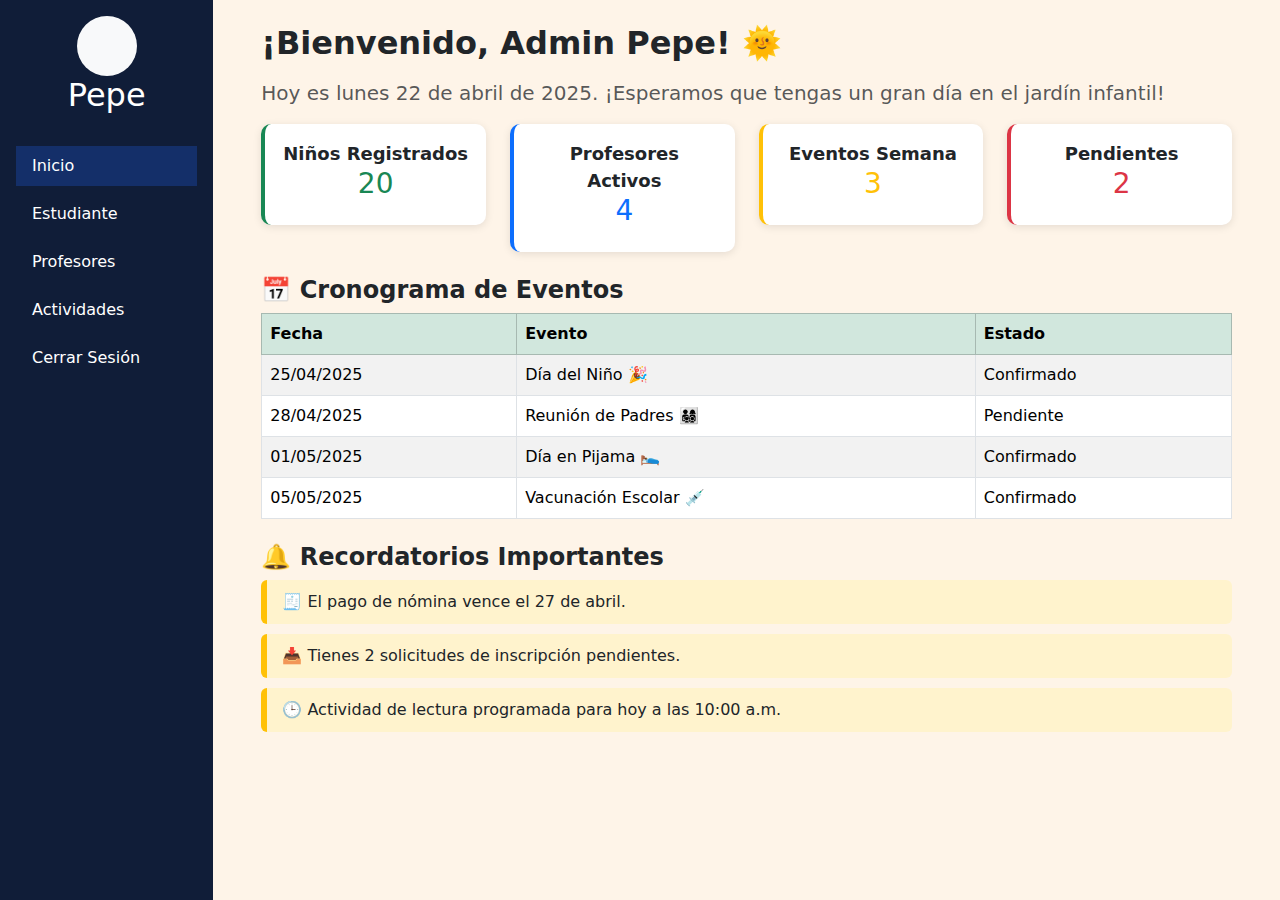
<file: index.html>
<!DOCTYPE html>
<html lang="es">
<head>
  <meta charset="UTF-8" />
  <meta name="viewport" content="width=device-width, initial-scale=1" />
  <title>Inicio - Administrador</title>
  <link href="https://cdn.jsdelivr.net/npm/bootstrap@5.3.0/dist/css/bootstrap.min.css" rel="stylesheet">
    <link rel="stylesheet" href="style.css">
</head>
<body>
  <div class="container-fluid">
    <div class="row">
      <!-- Sidebar -->
      <nav class="col-md-2 d-flex flex-column sidebar p-3">
        <div class="text-center mb-4">
          <div class="bg-light rounded-circle mx-auto" style="width: 60px; height: 60px;"></div>
          <h2 class="fw-mb-2">Pepe</h2>
        </div>
        <ul class="nav flex-column">
          <li class="nav-item mb-2">
            <a class="nav-link text-white active" href="index.html">Inicio</a>
          </li>
          <li class="nav-item mb-2">
            <a class="nav-link text-white" href="estudiantes.html">Estudiante</a>
          </li>
          <li class="nav-item mb-2">
            <a class="nav-link text-white" href="#">Profesores</a>
          </li>
          <li class="nav-item mb-2">
            <a class="nav-link text-white" href="actividades.html">Actividades</a>
          </li>
          <li class="nav-item mt-auto">
            <a class="nav-link text-white" href="#">Cerrar Sesión</a>
          </li>
        </ul>
      </nav>

      <!-- Main Content -->
      <main class="col-md-10 py-4 px-5">
        <!-- Bienvenida -->
        <h2 class="fw-bold mb-3">¡Bienvenido, Admin Pepe! 🌞</h2>
        <p class="lead text-muted">Hoy es lunes 22 de abril de 2025. ¡Esperamos que tengas un gran día en el jardín infantil!</p>

        <!-- Tarjetas informativas -->
        <div class="row mb-4">
          <div class="col-md-3">
            <div class="bg-white p-3 dashboard-card text-center border-start border-4 border-success">
              <div class="dashboard-title">Niños Registrados</div>
              <h3 class="text-success">20</h3>
            </div>
          </div>
          <div class="col-md-3">
            <div class="bg-white p-3 dashboard-card text-center border-start border-4 border-primary">
              <div class="dashboard-title">Profesores Activos</div>
              <h3 class="text-primary">4</h3>
            </div>
          </div>
          <div class="col-md-3">
            <div class="bg-white p-3 dashboard-card text-center border-start border-4 border-warning">
              <div class="dashboard-title">Eventos Semana</div>
              <h3 class="text-warning">3</h3>
            </div>
          </div>
          <div class="col-md-3">
            <div class="bg-white p-3 dashboard-card text-center border-start border-4 border-danger">
              <div class="dashboard-title">Pendientes</div>
              <h3 class="text-danger">2</h3>
            </div>
          </div>
        </div>

        <!-- Cronograma -->
        <div class="mb-4">
          <h4 class="fw-bold">📅 Cronograma de Eventos</h4>
          <table class="table table-bordered table-striped bg-white">
            <thead class="table-success">
              <tr>
                <th>Fecha</th>
                <th>Evento</th>
                <th>Estado</th>
              </tr>
            </thead>
            <tbody>
              <tr>
                <td>25/04/2025</td>
                <td>Día del Niño 🎉</td>
                <td>Confirmado</td>
              </tr>
              <tr>
                <td>28/04/2025</td>
                <td>Reunión de Padres 👨‍👩‍👧‍👦</td>
                <td>Pendiente</td>
              </tr>
              <tr>
                <td>01/05/2025</td>
                <td>Día en Pijama 🛌</td>
                <td>Confirmado</td>
              </tr>
              <tr>
                <td>05/05/2025</td>
                <td>Vacunación Escolar 💉</td>
                <td>Confirmado</td>
              </tr>
            </tbody>
          </table>
        </div>

        <!-- Recordatorios -->
        <div>
          <h4 class="fw-bold">🔔 Recordatorios Importantes</h4>
          <div class="recordatorio">
            🧾 El pago de nómina vence el 27 de abril.
          </div>
          <div class="recordatorio">
            📥 Tienes 2 solicitudes de inscripción pendientes.
          </div>
          <div class="recordatorio">
            🕒 Actividad de lectura programada para hoy a las 10:00 a.m.
          </div>
        </div>
      </main>
    </div>
  </div>

  <!-- Bootstrap JS -->
  <script src="https://cdn.jsdelivr.net/npm/bootstrap@5.3.0/dist/js/bootstrap.bundle.min.js"></script>
</body>
</html>
</file>
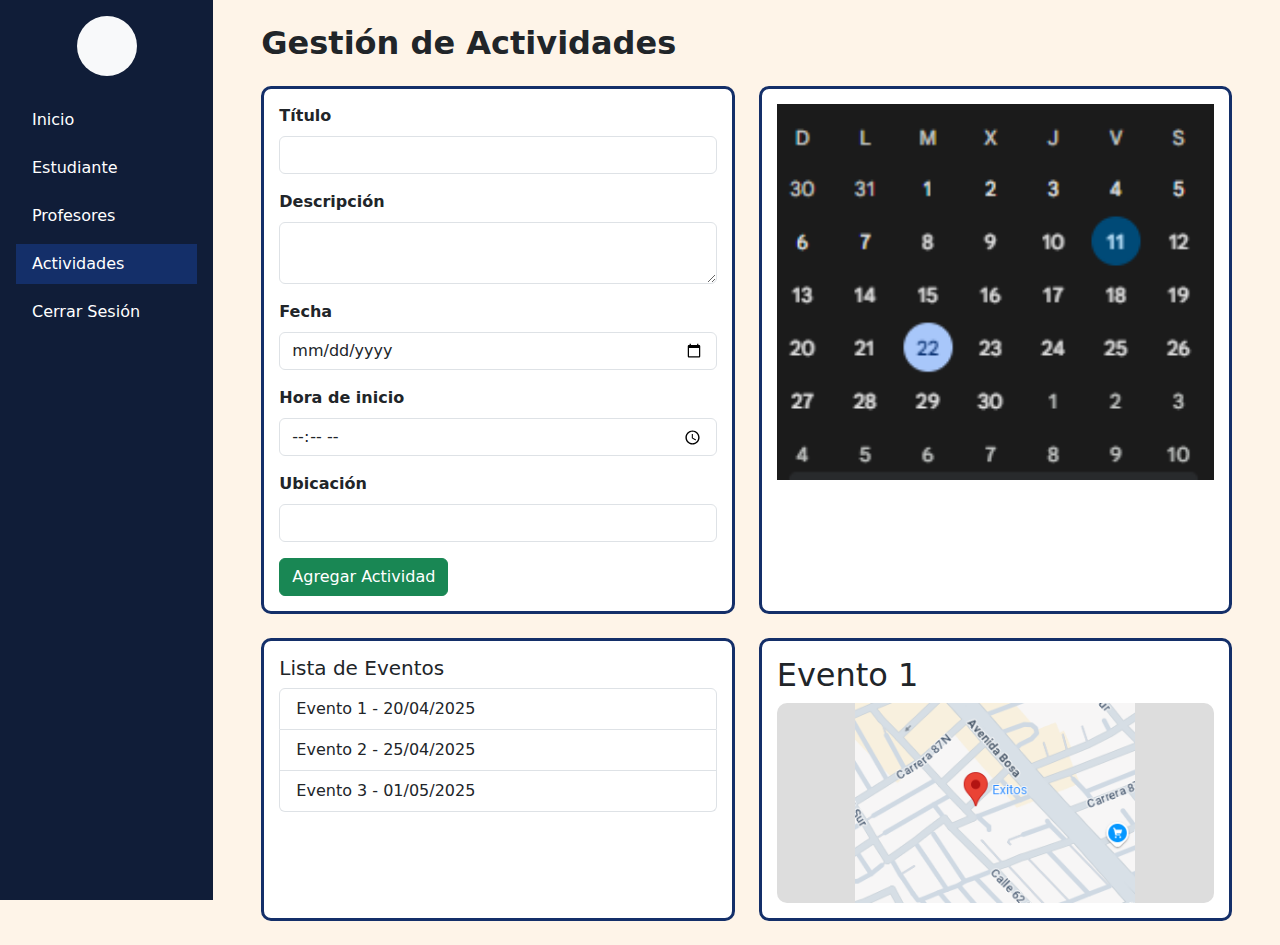
<file: actividades.html>
<!DOCTYPE html>
<html lang="es">
<head>
  <meta charset="UTF-8" />
  <meta name="viewport" content="width=device-width, initial-scale=1" />
  <title>Gestión de Actividades</title>
  <link href="https://cdn.jsdelivr.net/npm/bootstrap@5.3.0/dist/css/bootstrap.min.css" rel="stylesheet">
    <link rel="stylesheet" href="style.css">
</head>
<body>
  <div class="container-fluid">
    <div class="row">
      <!-- Sidebar -->
      <nav class="col-md-2 d-flex flex-column sidebar p-3">
        <div class="text-center mb-4">
          <div class="bg-light rounded-circle mx-auto" style="width: 60px; height: 60px;"></div>
        </div>
        <ul class="nav flex-column">
          <li class="nav-item mb-2">
            <a class="nav-link text-white" href="index.html">Inicio</a>
          </li>
          <li class="nav-item mb-2">
            <a class="nav-link text-white" href="estudiantes.html">Estudiante</a>
          </li>
          <li class="nav-item mb-2">
            <a class="nav-link text-white" href="#">Profesores</a>
          </li>
          <li class="nav-item mb-2">
            <a class="nav-link text-white active" href="#">Actividades</a>
          </li>
          <li class="nav-item mt-auto">
            <a class="nav-link text-white" href="#">Cerrar Sesión</a>
          </li>
        </ul>
      </nav>

      <!-- Main Content -->
      <main class="col-md-10 py-4 px-5">
        <h2 class="fw-bold mb-4">Gestión de Actividades</h2>

        <!-- Parte superior: formulario y calendario -->
        <div class="row mb-4">
          <!-- Formulario -->
          <div class="col-md-6">
            <div class="form-container">
              <form>
                <div class="mb-3">
                  <label class="form-label">Título</label>
                  <input type="text" class="form-control">
                </div>
                <div class="mb-3">
                  <label class="form-label">Descripción</label>
                  <textarea class="form-control" rows="2"></textarea>
                </div>
                <div class="mb-3">
                  <label class="form-label">Fecha</label>
                  <input type="date" class="form-control">
                </div>
                <div class="mb-3">
                  <label class="form-label">Hora de inicio</label>
                  <input type="time" class="form-control">
                </div>
                <div class="mb-3">
                  <label class="form-label">Ubicación</label>
                  <input type="text" class="form-control">
                </div>
                <button type="submit" class="btn btn-success">Agregar Actividad</button>
              </form>
            </div>
          </div>

          <!-- Calendario -->
          <div class="col-md-6">
            <div class="calendar-container">
              <div class="img-placeholder">
                <img class="calendar" src="assets/calendario.png" alt="">
              </div>
            </div>
          </div>
        </div>

        <!-- Parte inferior: lista de eventos y mapa -->
        <div class="row">
          <!-- Lista de eventos -->
          <div class="col-md-6">
            <div class="event-list">
              <h5>Lista de Eventos</h5>
              <ul class="list-group">
                <li class="list-group-item">Evento 1 - 20/04/2025</li>
                <li class="list-group-item">Evento 2 - 25/04/2025</li>
                <li class="list-group-item">Evento 3 - 01/05/2025</li>
                <!-- Más eventos -->
              </ul>
            </div>
          </div>

          <!-- Mapa -->
          <div class="col-md-6">
            <div class="map-container">
                <h2>Evento 1</h2>
              <div class="img-placeholder"><img class="map" src="assets/map.png" alt=""></div>
            </div>
          </div>
        </div>
      </main>
    </div>
  </div>

  <!-- Bootstrap Script -->
  <script src="https://cdn.jsdelivr.net/npm/bootstrap@5.3.0/dist/js/bootstrap.bundle.min.js"></script>
</body>
</html>
</file>
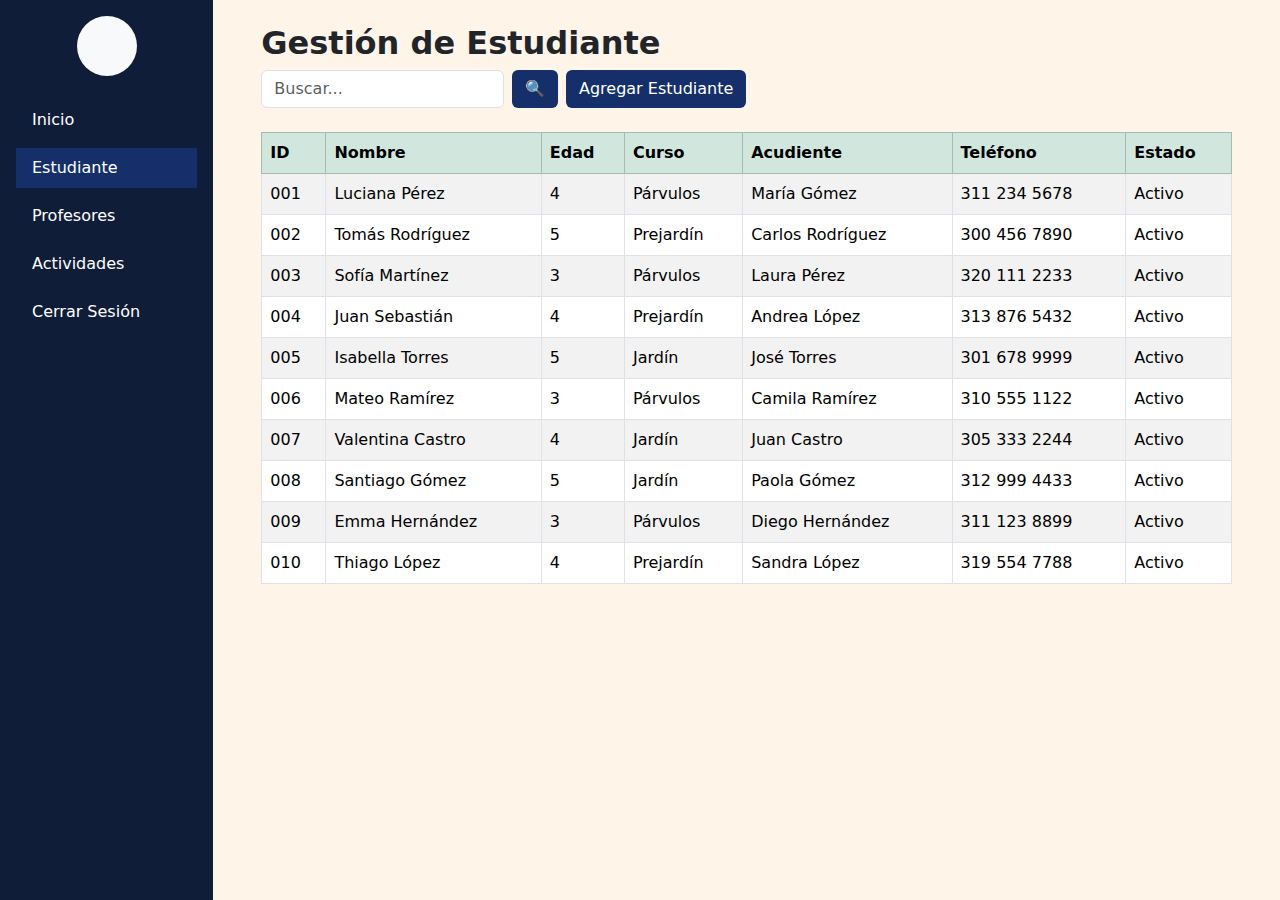
<file: estudiantes.html>
<!DOCTYPE html>
<html lang="es">
<head>
  <meta charset="UTF-8" />
  <meta name="viewport" content="width=device-width, initial-scale=1" />
  <title>Dashboard Gestión</title>
  <link href="https://cdn.jsdelivr.net/npm/bootstrap@5.3.0/dist/css/bootstrap.min.css" rel="stylesheet">
    <link rel="stylesheet" href="style.css">
</head>
<body>
  <div class="container-fluid">
    <div class="row">
      <!-- Sidebar -->
      <nav class="col-md-2 d-flex flex-column sidebar p-3 ">
        <div class="text-center mb-4">
          <div class="bg-light rounded-circle mx-auto" style="width: 60px; height: 60px;"></div>
        </div>
        <ul class="nav flex-column">
          <li class="nav-item mb-2">
            <a class="nav-link text-white" href="index.html">Inicio</a>
          </li>
          <li class="nav-item mb-2">
            <a class="nav-link text-white active" href="estudiante.html">Estudiante</a>
          </li>
          <li class="nav-item mb-2">
            <a class="nav-link text-white" href="#">Profesores</a>
          </li>
          <li class="nav-item mb-2">
            <a class="nav-link text-white" href="actividades.html">Actividades</a>
          </li>
          <li class="nav-item mt-auto">
            <a class="nav-link text-white" href="#">Cerrar Sesión</a>
          </li>
        </ul>
      </nav>

      <!-- Main Content -->
      <main class="col-md-10 py-4 px-5">
        <h2 class="fw-bold">Gestión de Estudiante</h2>
        <div class="d-flex align-items-center mb-3">
          <input type="text" class="form-control w-25 me-2" placeholder="Buscar..." />
          <button class="btn btn-buscar me-2">
            🔍
          </button>
          <button class="btn btn-agregar">Agregar Estudiante</button>
        </div>

              <!-- Tabla de Estudiantes -->
        <div class="table-responsive mt-4">
          <table class="table table-bordered table-striped bg-white">
            <thead class="table-success">
              <tr>
                <th>ID</th>
                <th>Nombre</th>
                <th>Edad</th>
                <th>Curso</th>
                <th>Acudiente</th>
                <th>Teléfono</th>
                <th>Estado</th>
              </tr>
            </thead>
            <tbody>
              <tr>
                <td>001</td>
                <td>Luciana Pérez</td>
                <td>4</td>
                <td>Párvulos</td>
                <td>María Gómez</td>
                <td>311 234 5678</td>
                <td>Activo</td>
              </tr>
              <tr>
                <td>002</td>
                <td>Tomás Rodríguez</td>
                <td>5</td>
                <td>Prejardín</td>
                <td>Carlos Rodríguez</td>
                <td>300 456 7890</td>
                <td>Activo</td>
              </tr>
              <tr>
                <td>003</td>
                <td>Sofía Martínez</td>
                <td>3</td>
                <td>Párvulos</td>
                <td>Laura Pérez</td>
                <td>320 111 2233</td>
                <td>Activo</td>
              </tr>
              <tr>
                <td>004</td>
                <td>Juan Sebastián</td>
                <td>4</td>
                <td>Prejardín</td>
                <td>Andrea López</td>
                <td>313 876 5432</td>
                <td>Activo</td>
              </tr>
              <tr>
                <td>005</td>
                <td>Isabella Torres</td>
                <td>5</td>
                <td>Jardín</td>
                <td>José Torres</td>
                <td>301 678 9999</td>
                <td>Activo</td>
              </tr>
              <tr>
                <td>006</td>
                <td>Mateo Ramírez</td>
                <td>3</td>
                <td>Párvulos</td>
                <td>Camila Ramírez</td>
                <td>310 555 1122</td>
                <td>Activo</td>
              </tr>
              <tr>
                <td>007</td>
                <td>Valentina Castro</td>
                <td>4</td>
                <td>Jardín</td>
                <td>Juan Castro</td>
                <td>305 333 2244</td>
                <td>Activo</td>
              </tr>
              <tr>
                <td>008</td>
                <td>Santiago Gómez</td>
                <td>5</td>
                <td>Jardín</td>
                <td>Paola Gómez</td>
                <td>312 999 4433</td>
                <td>Activo</td>
              </tr>
              <tr>
                <td>009</td>
                <td>Emma Hernández</td>
                <td>3</td>
                <td>Párvulos</td>
                <td>Diego Hernández</td>
                <td>311 123 8899</td>
                <td>Activo</td>
              </tr>
              <tr>
                <td>010</td>
                <td>Thiago López</td>
                <td>4</td>
                <td>Prejardín</td>
                <td>Sandra López</td>
                <td>319 554 7788</td>
                <td>Activo</td>
              </tr>
            </tbody>
          </table>
        </div>
      </main>
    </div>
  </div>

  <!-- Bootstrap Script -->
  <script src="https://cdn.jsdelivr.net/npm/bootstrap@5.3.0/dist/js/bootstrap.bundle.min.js"></script>
</body>
</html>
</file>
<file: style.css>
:root{
    --dark-blue: #101d38;
    --blue: #142f69;
}
body {
  background-color: #fef4e8;
}
.sidebar {
  height: 100vh;
  background-color: var(--dark-blue);
  color: white;
}
.sidebar .nav-link.active {
  background-color: var(--blue);
}
.header {
  padding: 1rem;
  background-color: #ffffff;
}
.table-container {
  border: 4px solid var(--blue);
  border-radius: 5px;
  overflow: auto;
}
.btn-buscar {
  background-color: var(--blue);
  color: white;
}
.btn-agregar {
  background-color: var(--blue);
  color: white;
}
.icon-style {
  font-size: 18px;
}
.form-container, .calendar-container, .map-container, .event-list {
background-color: #ffffff;
border: 3px solid var(--blue);
border-radius: 10px;
padding: 15px;
height: 100%;
}
.form-label {
font-weight: 600;
}
.img-placeholder {
background-color: #ddd;
width: 100%;
height: 200px;
border-radius: 10px;
text-align: center;
line-height: 200px;
color: #555;
font-weight: bold;
}
.dashboard-card {
    border-radius: 10px;
    box-shadow: 0 2px 8px rgba(0,0,0,0.1);
  }
  .dashboard-title {
    font-weight: 600;
    font-size: 18px;
  }
  .recordatorio {
    background-color: #fff3cd;
    border-left: 6px solid #ffc107;
    padding: 10px 15px;
    border-radius: 6px;
    margin-bottom: 10px;
  }
.calendar{
    width: 100%;
}
.map {
    height: 100%;
}
</file>
